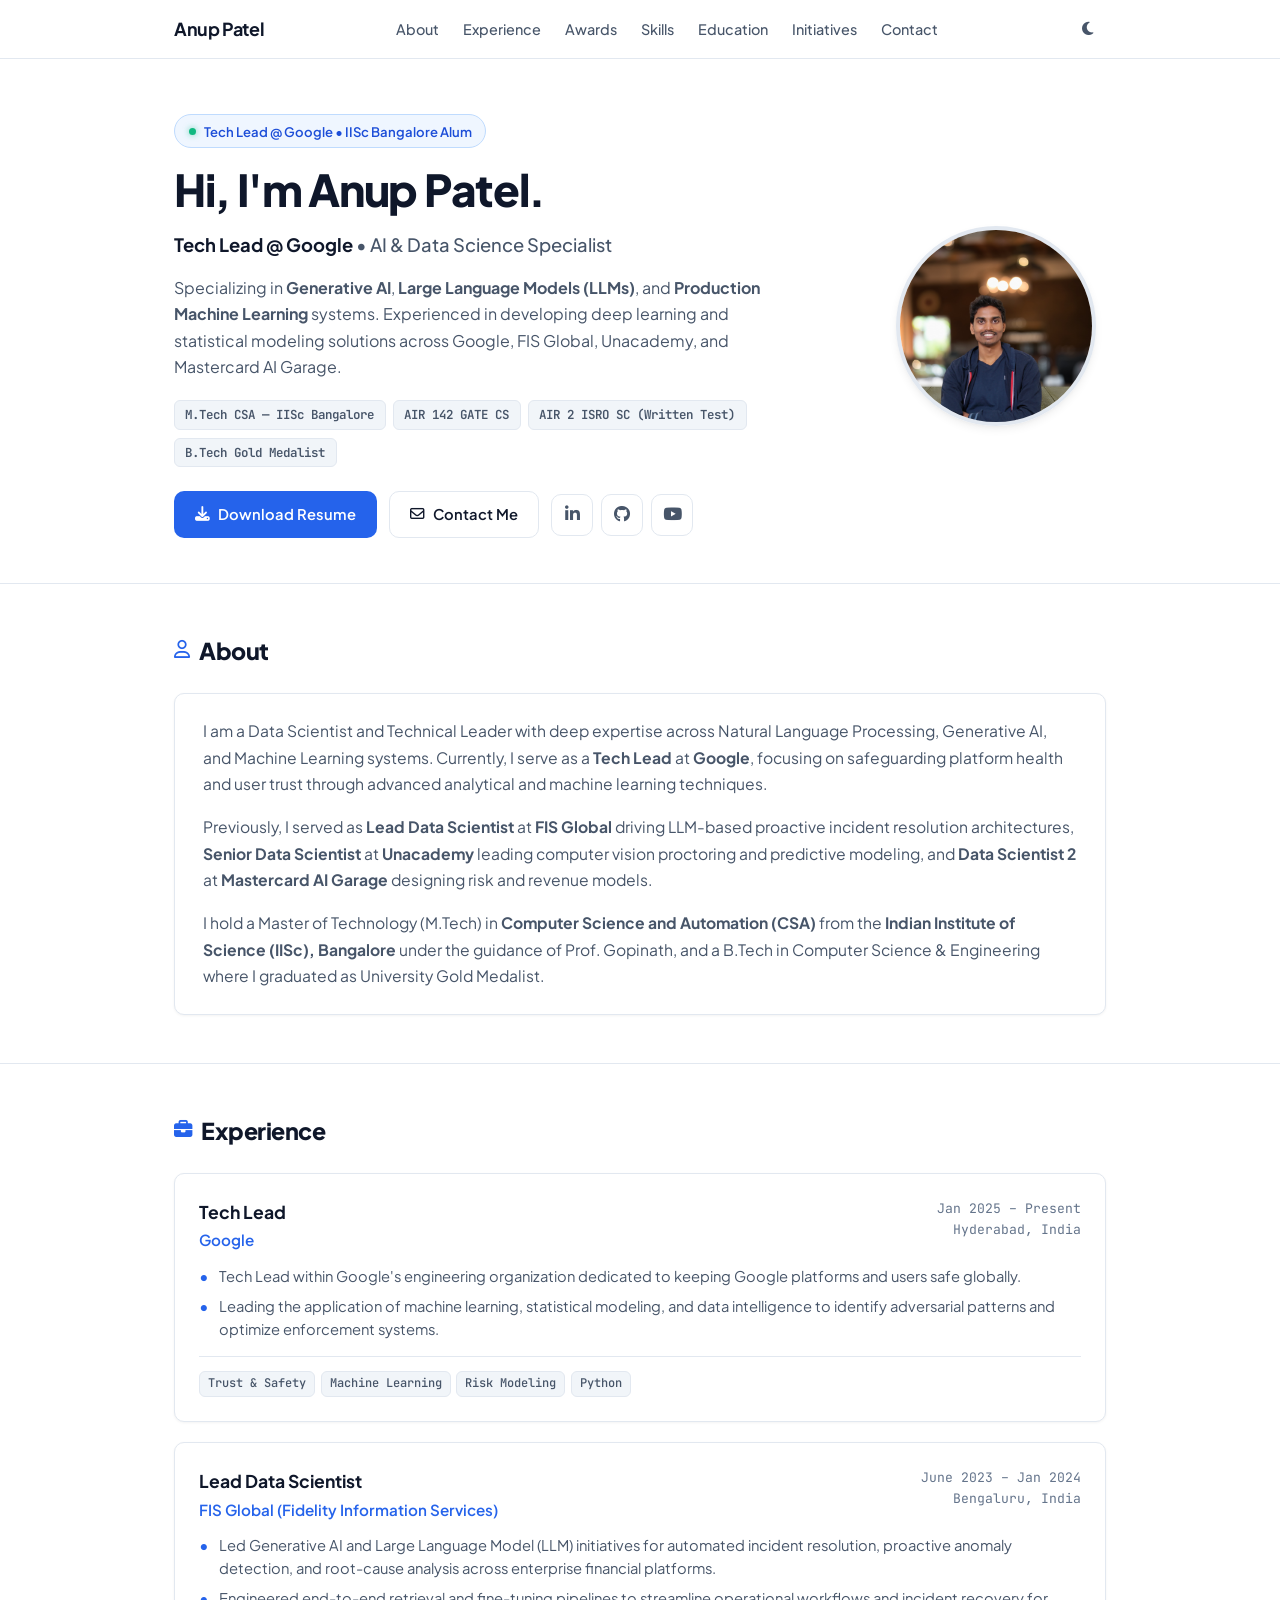
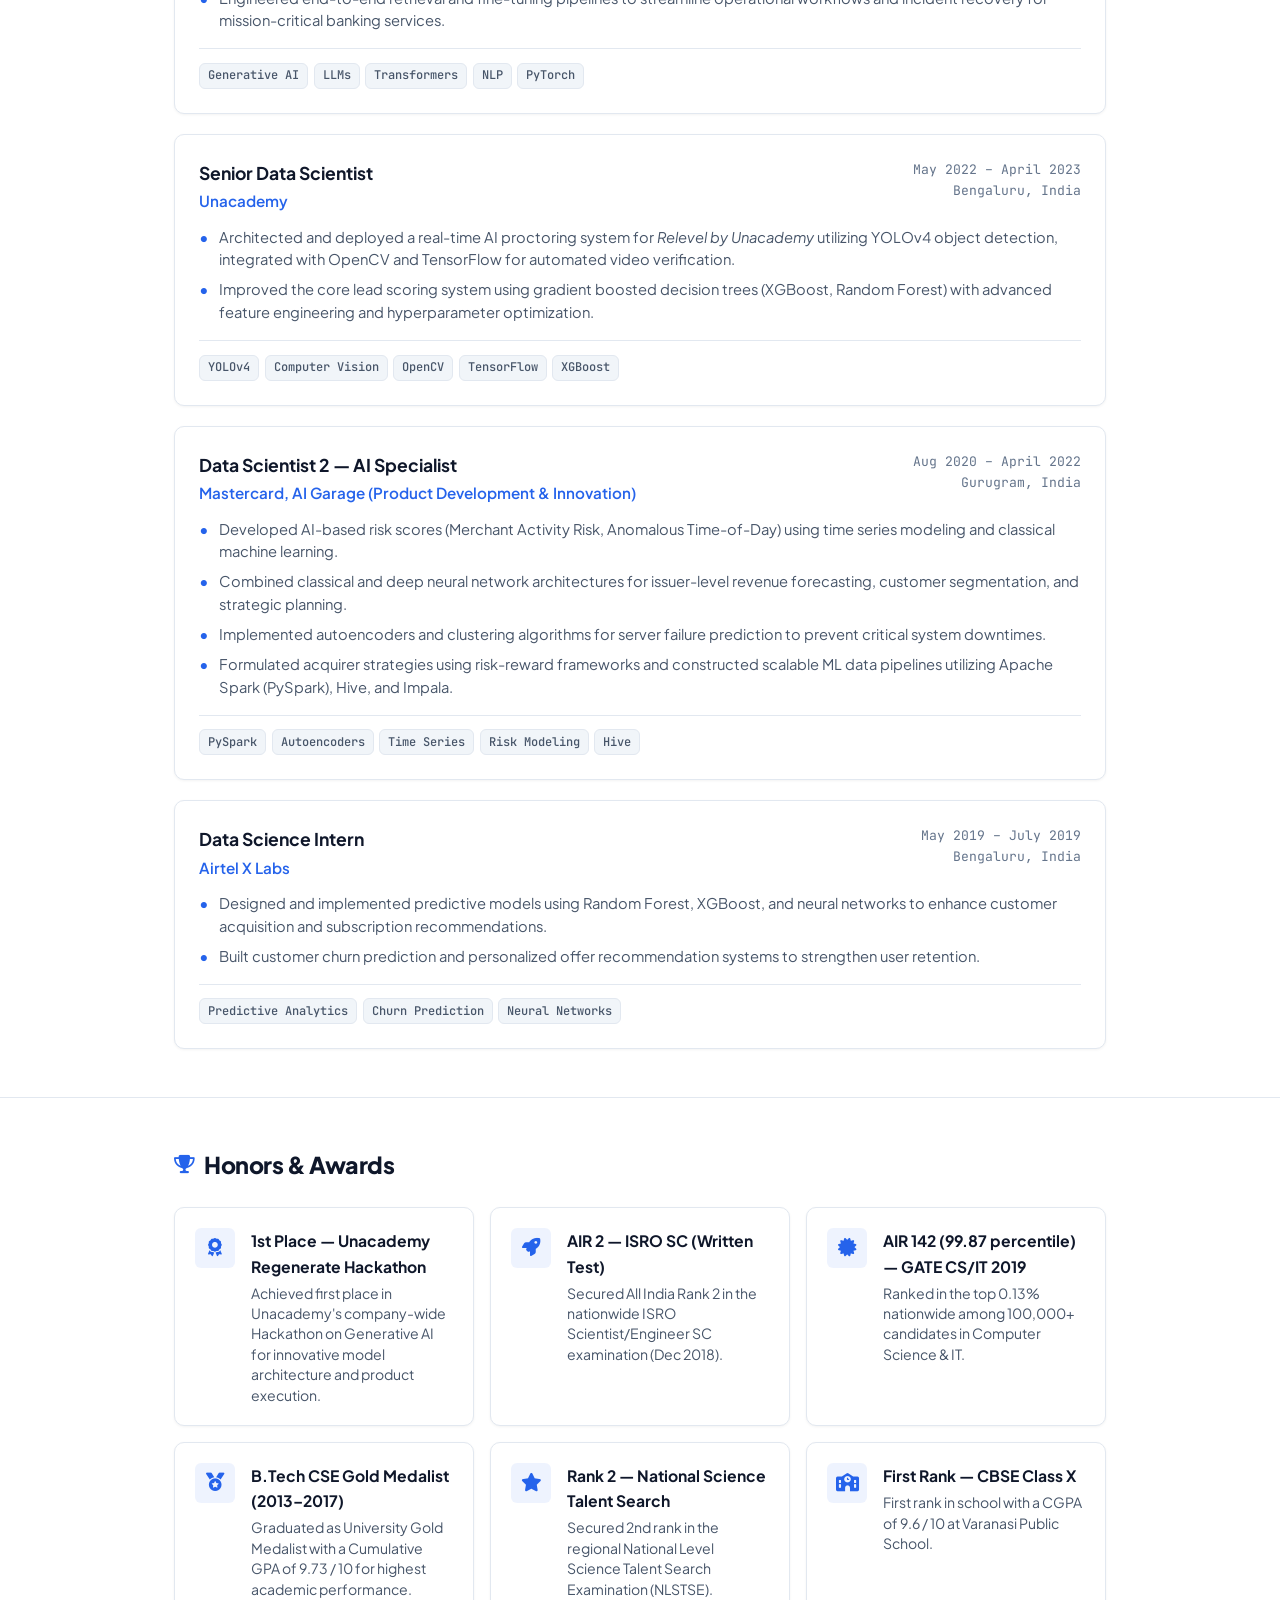
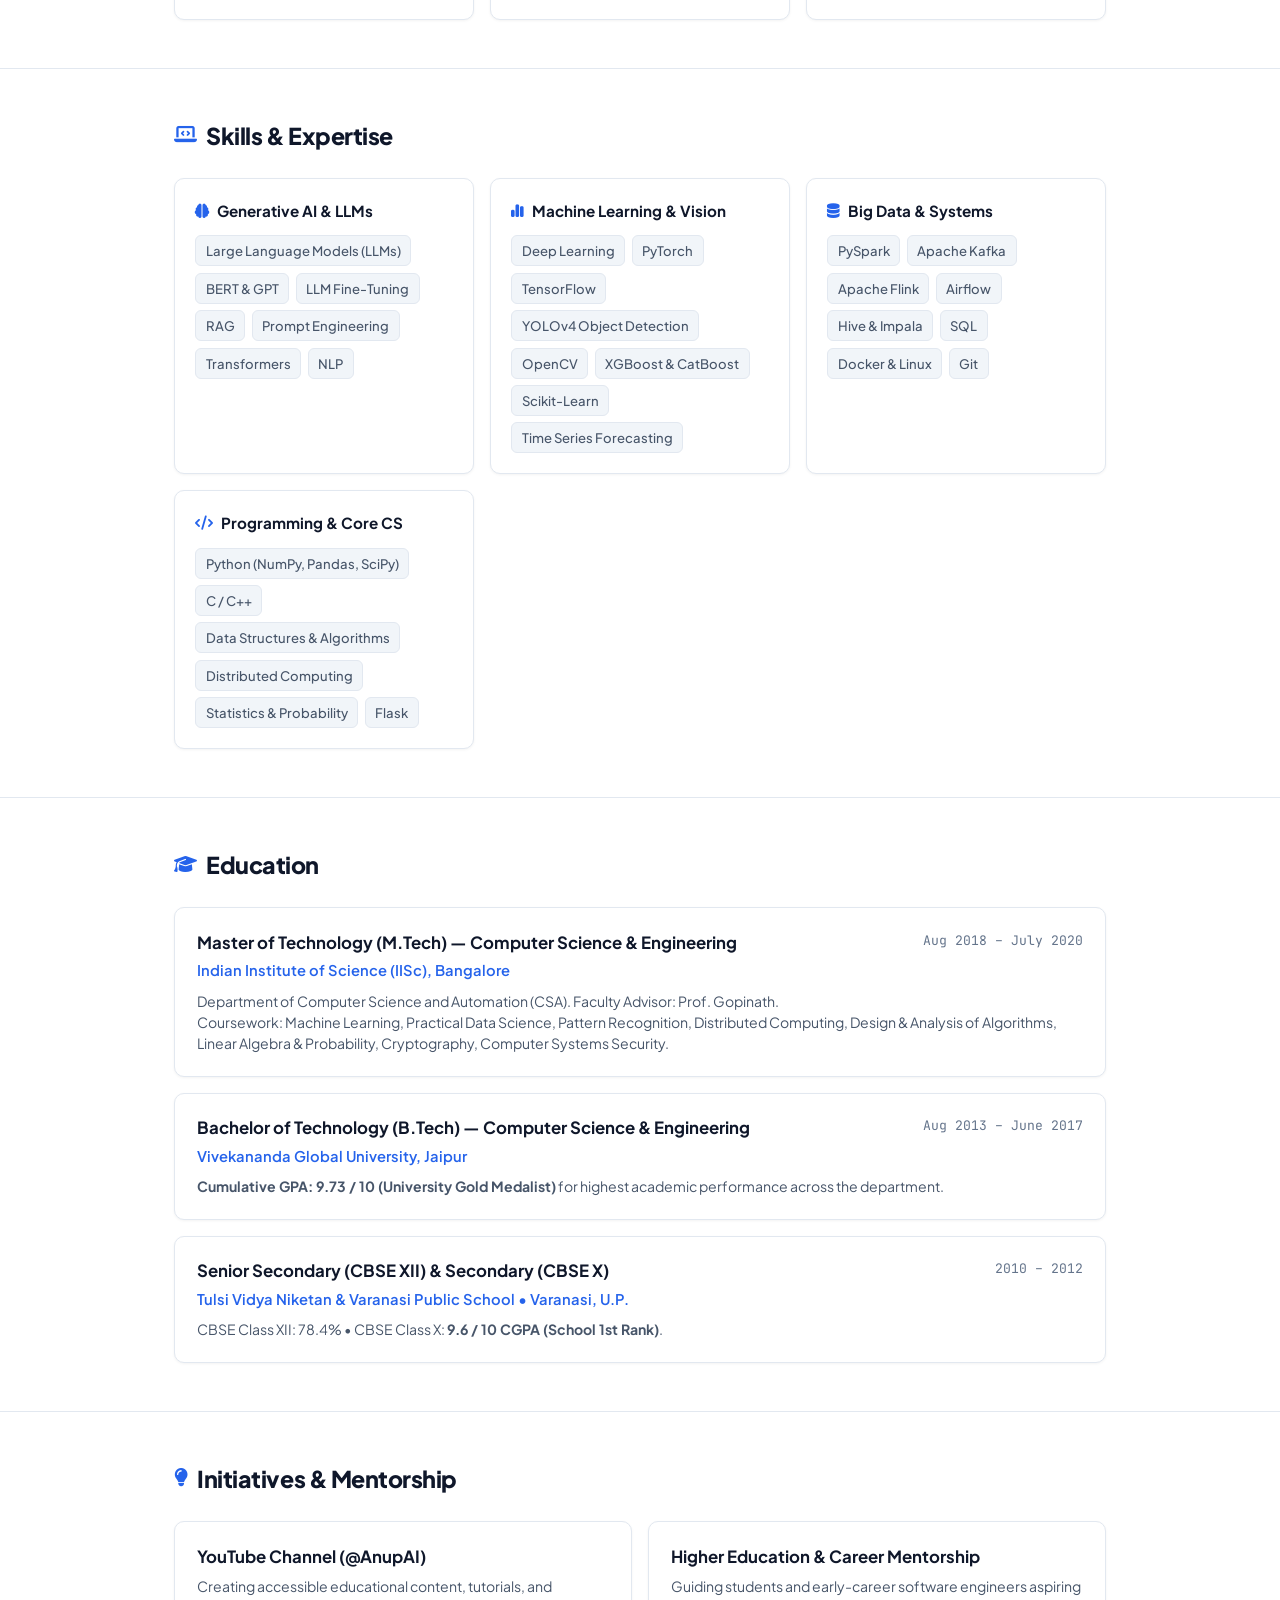
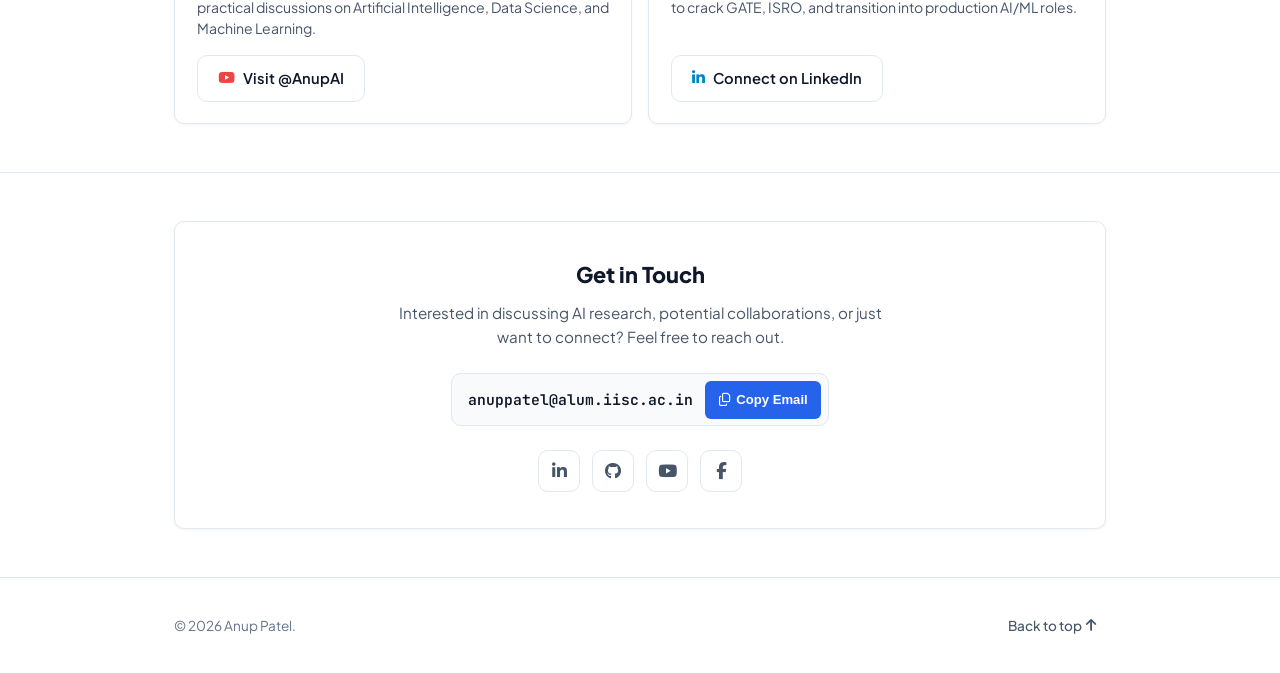
<file: index.html>
<!DOCTYPE html>
<html lang="en" data-theme="light">
<head>
  <meta charset="UTF-8">
  <meta name="viewport" content="width=device-width, initial-scale=1.0, viewport-fit=cover">
  <title>Anup Patel | Tech Lead @ Google</title>
  
  <!-- SEO & Search Engine Optimization -->
  <meta name="description" content="Personal portfolio of Anup Patel &mdash; Tech Lead at Google, IISc Bangalore Alum (M.Tech CSA). Specializing in Generative AI, Large Language Models (LLMs), and Production Machine Learning.">
  <meta name="keywords" content="Anup Patel, Anup Patel Google, Tech Lead Google, Data Scientist, Generative AI, LLM, Large Language Models, Machine Learning, Deep Learning, IISc Bangalore, CSA IISc, GATE AIR 142, ISRO AIR 2">
  <meta name="author" content="Anup Patel">
  <meta name="robots" content="index, follow, max-snippet:-1, max-image-preview:large, max-video-preview:-1">
  <link rel="canonical" href="https://anup-patel.github.io/">
  
  <!-- Open Graph / Facebook / LinkedIn -->
  <meta property="og:type" content="website">
  <meta property="og:url" content="https://anup-patel.github.io/">
  <meta property="og:site_name" content="Anup Patel Portfolio">
  <meta property="og:title" content="Anup Patel | Tech Lead @ Google">
  <meta property="og:description" content="Tech Lead @ Google | M.Tech CSE IISc Bangalore. Specializing in Generative AI, Large Language Models (LLMs), and Production Machine Learning.">
  <meta property="og:image" content="https://anup-patel.github.io/anup_photo.png">
  <meta property="og:image:width" content="1280">
  <meta property="og:image:height" content="1280">
  <meta property="og:image:alt" content="Anup Patel - Tech Lead at Google">
  <meta property="og:locale" content="en_US">
  
  <!-- Twitter Card -->
  <meta name="twitter:card" content="summary_large_image">
  <meta name="twitter:title" content="Anup Patel | Tech Lead @ Google">
  <meta name="twitter:description" content="Tech Lead @ Google | M.Tech CSE IISc Bangalore. Specializing in Generative AI, Large Language Models, and Production ML Systems.">
  <meta name="twitter:image" content="https://anup-patel.github.io/anup_photo.png">
  <meta name="twitter:image:alt" content="Anup Patel - Tech Lead at Google">

  <!-- Favicon -->
  <link rel="icon" type="image/svg+xml" href="data:image/svg+xml,<svg xmlns='http://www.w3.org/2000/svg' viewBox='0 0 100 100'><rect width='100' height='100' rx='22' fill='%232563eb'/><text x='50%' y='55%' dominant-baseline='middle' text-anchor='middle' font-family='sans-serif' font-weight='800' font-size='46' fill='%23ffffff'>AP</text></svg>">

  <!-- Schema.org JSON-LD for Rich Snippets -->
  <script type="application/ld+json">
  {
    "@context": "https://schema.org",
    "@type": "Person",
    "name": "Anup Patel",
    "jobTitle": "Tech Lead",
    "worksFor": {
      "@type": "Organization",
      "name": "Google",
      "url": "https://about.google/"
    },
    "alumniOf": [
      {
        "@type": "EducationalOrganization",
        "name": "Indian Institute of Science (IISc), Bangalore",
        "url": "https://iisc.ac.in/"
      },
      {
        "@type": "EducationalOrganization",
        "name": "Vivekananda Global University"
      }
    ],
    "url": "https://anup-patel.github.io/",
    "image": "https://anup-patel.github.io/anup_photo.png",
    "sameAs": [
      "https://www.linkedin.com/in/anup2328/",
      "https://github.com/anup-patel",
      "https://www.youtube.com/@AnupAI",
      "https://fb.com/anup2328"
    ],
    "knowsAbout": [
      "Generative AI",
      "Large Language Models (LLMs)",
      "Machine Learning",
      "Deep Learning",
      "Natural Language Processing",
      "Computer Vision",
      "Distributed Computing",
      "Apache Spark",
      "Trust & Safety"
    ]
  }
  </script>

  <!-- Google Fonts -->
  <link rel="preconnect" href="https://fonts.googleapis.com">
  <link rel="preconnect" href="https://fonts.gstatic.com" crossorigin>
  <link href="https://fonts.googleapis.com/css2?family=JetBrains+Mono:wght@400;500;600&family=Plus+Jakarta+Sans:wght@400;500;600;700;800&display=swap" rel="stylesheet">
  
  <!-- Font Awesome Icons -->
  <link rel="stylesheet" href="https://cdnjs.cloudflare.com/ajax/libs/font-awesome/6.5.1/css/all.min.css" integrity="sha512-DTOQO9RWCH3ppGqcWaEA1BIZOC6xxalwEsw9c2QQeAIftl+Vegovlnee1c9QX4TctnWMn13TZye+giMm8e2LwA==" crossorigin="anonymous" referrerpolicy="no-referrer" />
  
  <!-- Portfolio Stylesheet -->
  <link rel="stylesheet" href="css/portfolio.css">
</head>
<body>

  <!-- Navigation Bar -->
  <header class="navbar" id="navbar">
    <div class="container nav-container">
      <a href="#hero" class="nav-brand" aria-label="Anup Patel">
        Anup Patel
      </a>

      <nav role="navigation" aria-label="Main Navigation">
        <ul class="nav-links" id="navLinks">
          <li><a href="#about" class="nav-link">About</a></li>
          <li><a href="#experience" class="nav-link">Experience</a></li>
          <li><a href="#awards" class="nav-link">Awards</a></li>
          <li><a href="#skills" class="nav-link">Skills</a></li>
          <li><a href="#education" class="nav-link">Education</a></li>
          <li><a href="#initiatives" class="nav-link">Initiatives</a></li>
          <li><a href="#contact" class="nav-link">Contact</a></li>
        </ul>
      </nav>

      <div class="nav-actions">
        <button id="themeToggleBtn" class="theme-toggle-btn" aria-label="Toggle Theme" title="Toggle Theme">
          <i class="fa-solid fa-moon" id="themeIcon"></i>
        </button>

        <button class="mobile-menu-toggle" id="menuToggle" aria-label="Toggle menu" aria-expanded="false">
          <i class="fa-solid fa-bars" id="menuIcon"></i>
        </button>
      </div>
    </div>
  </header>

  <main id="main-content">
    <!-- Hero Section -->
    <section class="hero-section" id="hero">
      <div class="container">
        <div class="hero-grid">
          
          <div class="hero-content">
            <div class="status-badge">
              <span class="status-dot"></span>
              <span>Tech Lead @ Google &bull; IISc Bangalore Alum</span>
            </div>

            <h1 class="hero-title">
              Hi, I'm Anup Patel.
            </h1>

            <div class="hero-subtitle">
              <strong>Tech Lead @ Google</strong> &bull; AI &amp; Data Science Specialist
            </div>

            <p class="hero-description">
              Specializing in <strong>Generative AI</strong>, <strong>Large Language Models (LLMs)</strong>, and <strong>Production Machine Learning</strong> systems. Experienced in developing deep learning and statistical modeling solutions across Google, FIS Global, Unacademy, and Mastercard AI Garage.
            </p>

            <div class="hero-badges-row">
              <span class="pill-badge">M.Tech CSA &mdash; IISc Bangalore</span>
              <span class="pill-badge">AIR 142 GATE CS</span>
              <span class="pill-badge">AIR 2 ISRO SC (Written Test)</span>
              <span class="pill-badge">B.Tech Gold Medalist</span>
            </div>

            <div class="hero-actions">
              <a href="Anup_Patel_Resume_public.pdf" class="btn btn-primary" download="Anup_Patel_Resume.pdf" title="Download Resume PDF">
                <i class="fa-solid fa-download"></i>
                <span>Download Resume</span>
              </a>
              <a href="#contact" class="btn btn-secondary">
                <i class="fa-regular fa-envelope"></i>
                <span>Contact Me</span>
              </a>

              <div class="social-links">
                <a href="https://www.linkedin.com/in/anup2328/" target="_blank" rel="noopener noreferrer" class="social-btn" title="LinkedIn Profile" aria-label="LinkedIn">
                  <i class="fa-brands fa-linkedin-in"></i>
                </a>
                <a href="https://github.com/anup-patel" target="_blank" rel="noopener noreferrer" class="social-btn" title="GitHub Profile" aria-label="GitHub">
                  <i class="fa-brands fa-github"></i>
                </a>
                <a href="https://www.youtube.com/@AnupAI" target="_blank" rel="noopener noreferrer" class="social-btn" title="YouTube Channel (@AnupAI)" aria-label="YouTube">
                  <i class="fa-brands fa-youtube"></i>
                </a>
              </div>
            </div>
          </div>

          <div class="hero-avatar-wrapper">
            <img src="anup_photo.png" alt="Anup Patel - Tech Lead @ Google" class="avatar-img" width="200" height="200" loading="eager">
          </div>

        </div>
      </div>
    </section>

    <!-- About Section -->
    <section class="section" id="about">
      <div class="container">
        <h2 class="section-title">
          <i class="fa-regular fa-user"></i>
          <span>About</span>
        </h2>
        
        <div class="about-card">
          <p>
            I am a Data Scientist and Technical Leader with deep expertise across Natural Language Processing, Generative AI, and Machine Learning systems. Currently, I serve as a <strong>Tech Lead</strong> at <strong>Google</strong>, focusing on safeguarding platform health and user trust through advanced analytical and machine learning techniques.
          </p>
          <p>
            Previously, I served as <strong>Lead Data Scientist</strong> at <strong>FIS Global</strong> driving LLM-based proactive incident resolution architectures, <strong>Senior Data Scientist</strong> at <strong>Unacademy</strong> leading computer vision proctoring and predictive modeling, and <strong>Data Scientist 2</strong> at <strong>Mastercard AI Garage</strong> designing risk and revenue models.
          </p>
          <p>
            I hold a Master of Technology (M.Tech) in <strong>Computer Science and Automation (CSA)</strong> from the <strong>Indian Institute of Science (IISc), Bangalore</strong> under the guidance of Prof. Gopinath, and a B.Tech in Computer Science &amp; Engineering where I graduated as University Gold Medalist.
          </p>
        </div>
      </div>
    </section>

    <!-- Work Experience Section -->
    <section class="section" id="experience">
      <div class="container">
        <h2 class="section-title">
          <i class="fa-solid fa-briefcase"></i>
          <span>Experience</span>
        </h2>

        <div class="experience-list">
          
          <!-- Google -->
          <article class="exp-item">
            <div class="exp-header">
              <div>
                <h3 class="exp-role">Tech Lead</h3>
                <div class="exp-company">Google</div>
              </div>
              <div class="exp-meta">
                <div>Jan 2025 &ndash; Present</div>
                <div>Hyderabad, India</div>
              </div>
            </div>
            <ul class="exp-bullets">
              <li>Tech Lead within Google's engineering organization dedicated to keeping Google platforms and users safe globally.</li>
              <li>Leading the application of machine learning, statistical modeling, and data intelligence to identify adversarial patterns and optimize enforcement systems.</li>
            </ul>
            <div class="exp-tags">
              <span class="exp-tag">Trust &amp; Safety</span>
              <span class="exp-tag">Machine Learning</span>
              <span class="exp-tag">Risk Modeling</span>
              <span class="exp-tag">Python</span>
            </div>
          </article>

          <!-- FIS Global -->
          <article class="exp-item">
            <div class="exp-header">
              <div>
                <h3 class="exp-role">Lead Data Scientist</h3>
                <div class="exp-company">FIS Global (Fidelity Information Services)</div>
              </div>
              <div class="exp-meta">
                <div>June 2023 &ndash; Jan 2024</div>
                <div>Bengaluru, India</div>
              </div>
            </div>
            <ul class="exp-bullets">
              <li>Led Generative AI and Large Language Model (LLM) initiatives for automated incident resolution, proactive anomaly detection, and root-cause analysis across enterprise financial platforms.</li>
              <li>Engineered end-to-end retrieval and fine-tuning pipelines to streamline operational workflows and incident recovery for mission-critical banking services.</li>
            </ul>
            <div class="exp-tags">
              <span class="exp-tag">Generative AI</span>
              <span class="exp-tag">LLMs</span>
              <span class="exp-tag">Transformers</span>
              <span class="exp-tag">NLP</span>
              <span class="exp-tag">PyTorch</span>
            </div>
          </article>

          <!-- Unacademy -->
          <article class="exp-item">
            <div class="exp-header">
              <div>
                <h3 class="exp-role">Senior Data Scientist</h3>
                <div class="exp-company">Unacademy</div>
              </div>
              <div class="exp-meta">
                <div>May 2022 &ndash; April 2023</div>
                <div>Bengaluru, India</div>
              </div>
            </div>
            <ul class="exp-bullets">
              <li>Architected and deployed a real-time AI proctoring system for <em>Relevel by Unacademy</em> utilizing YOLOv4 object detection, integrated with OpenCV and TensorFlow for automated video verification.</li>
              <li>Improved the core lead scoring system using gradient boosted decision trees (XGBoost, Random Forest) with advanced feature engineering and hyperparameter optimization.</li>
            </ul>
            <div class="exp-tags">
              <span class="exp-tag">YOLOv4</span>
              <span class="exp-tag">Computer Vision</span>
              <span class="exp-tag">OpenCV</span>
              <span class="exp-tag">TensorFlow</span>
              <span class="exp-tag">XGBoost</span>
            </div>
          </article>

          <!-- Mastercard AI Garage -->
          <article class="exp-item">
            <div class="exp-header">
              <div>
                <h3 class="exp-role">Data Scientist 2 &mdash; AI Specialist</h3>
                <div class="exp-company">Mastercard, AI Garage (Product Development &amp; Innovation)</div>
              </div>
              <div class="exp-meta">
                <div>Aug 2020 &ndash; April 2022</div>
                <div>Gurugram, India</div>
              </div>
            </div>
            <ul class="exp-bullets">
              <li>Developed AI-based risk scores (Merchant Activity Risk, Anomalous Time-of-Day) using time series modeling and classical machine learning.</li>
              <li>Combined classical and deep neural network architectures for issuer-level revenue forecasting, customer segmentation, and strategic planning.</li>
              <li>Implemented autoencoders and clustering algorithms for server failure prediction to prevent critical system downtimes.</li>
              <li>Formulated acquirer strategies using risk-reward frameworks and constructed scalable ML data pipelines utilizing Apache Spark (PySpark), Hive, and Impala.</li>
            </ul>
            <div class="exp-tags">
              <span class="exp-tag">PySpark</span>
              <span class="exp-tag">Autoencoders</span>
              <span class="exp-tag">Time Series</span>
              <span class="exp-tag">Risk Modeling</span>
              <span class="exp-tag">Hive</span>
            </div>
          </article>

          <!-- Airtel X Labs -->
          <article class="exp-item">
            <div class="exp-header">
              <div>
                <h3 class="exp-role">Data Science Intern</h3>
                <div class="exp-company">Airtel X Labs</div>
              </div>
              <div class="exp-meta">
                <div>May 2019 &ndash; July 2019</div>
                <div>Bengaluru, India</div>
              </div>
            </div>
            <ul class="exp-bullets">
              <li>Designed and implemented predictive models using Random Forest, XGBoost, and neural networks to enhance customer acquisition and subscription recommendations.</li>
              <li>Built customer churn prediction and personalized offer recommendation systems to strengthen user retention.</li>
            </ul>
            <div class="exp-tags">
              <span class="exp-tag">Predictive Analytics</span>
              <span class="exp-tag">Churn Prediction</span>
              <span class="exp-tag">Neural Networks</span>
            </div>
          </article>

        </div>
      </div>
    </section>

    <!-- Honors & Awards Section -->
    <section class="section" id="awards">
      <div class="container">
        <h2 class="section-title">
          <i class="fa-solid fa-trophy"></i>
          <span>Honors &amp; Awards</span>
        </h2>

        <div class="awards-grid">
          
          <div class="award-item">
            <div class="award-icon"><i class="fa-solid fa-award"></i></div>
            <div class="award-info">
              <h4>1st Place &mdash; Unacademy Regenerate Hackathon</h4>
              <p>Achieved first place in Unacademy's company-wide Hackathon on Generative AI for innovative model architecture and product execution.</p>
            </div>
          </div>

          <div class="award-item">
            <div class="award-icon"><i class="fa-solid fa-rocket"></i></div>
            <div class="award-info">
              <h4>AIR 2 &mdash; ISRO SC (Written Test)</h4>
              <p>Secured All India Rank 2 in the nationwide ISRO Scientist/Engineer SC examination (Dec 2018).</p>
            </div>
          </div>

          <div class="award-item">
            <div class="award-icon"><i class="fa-solid fa-certificate"></i></div>
            <div class="award-info">
              <h4>AIR 142 (99.87 percentile) &mdash; GATE CS/IT 2019</h4>
              <p>Ranked in the top 0.13% nationwide among 100,000+ candidates in Computer Science &amp; IT.</p>
            </div>
          </div>

          <div class="award-item">
            <div class="award-icon"><i class="fa-solid fa-medal"></i></div>
            <div class="award-info">
              <h4>B.Tech CSE Gold Medalist (2013&ndash;2017)</h4>
              <p>Graduated as University Gold Medalist with a Cumulative GPA of 9.73 / 10 for highest academic performance.</p>
            </div>
          </div>

          <div class="award-item">
            <div class="award-icon"><i class="fa-solid fa-star"></i></div>
            <div class="award-info">
              <h4>Rank 2 &mdash; National Science Talent Search</h4>
              <p>Secured 2nd rank in the regional National Level Science Talent Search Examination (NLSTSE).</p>
            </div>
          </div>

          <div class="award-item">
            <div class="award-icon"><i class="fa-solid fa-school"></i></div>
            <div class="award-info">
              <h4>First Rank &mdash; CBSE Class X</h4>
              <p>First rank in school with a CGPA of 9.6 / 10 at Varanasi Public School.</p>
            </div>
          </div>

        </div>
      </div>
    </section>

    <!-- Skills Section -->
    <section class="section" id="skills">
      <div class="container">
        <h2 class="section-title">
          <i class="fa-solid fa-laptop-code"></i>
          <span>Skills &amp; Expertise</span>
        </h2>

        <div class="skills-grid">
          
          <div class="skill-card">
            <h4><i class="fa-solid fa-brain"></i> Generative AI &amp; LLMs</h4>
            <div class="skill-pills">
              <span class="skill-pill">Large Language Models (LLMs)</span>
              <span class="skill-pill">BERT &amp; GPT</span>
              <span class="skill-pill">LLM Fine-Tuning</span>
              <span class="skill-pill">RAG</span>
              <span class="skill-pill">Prompt Engineering</span>
              <span class="skill-pill">Transformers</span>
              <span class="skill-pill">NLP</span>
            </div>
          </div>

          <div class="skill-card">
            <h4><i class="fa-solid fa-chart-simple"></i> Machine Learning &amp; Vision</h4>
            <div class="skill-pills">
              <span class="skill-pill">Deep Learning</span>
              <span class="skill-pill">PyTorch</span>
              <span class="skill-pill">TensorFlow</span>
              <span class="skill-pill">YOLOv4 Object Detection</span>
              <span class="skill-pill">OpenCV</span>
              <span class="skill-pill">XGBoost &amp; CatBoost</span>
              <span class="skill-pill">Scikit-Learn</span>
              <span class="skill-pill">Time Series Forecasting</span>
            </div>
          </div>

          <div class="skill-card">
            <h4><i class="fa-solid fa-database"></i> Big Data &amp; Systems</h4>
            <div class="skill-pills">
              <span class="skill-pill">PySpark</span>
              <span class="skill-pill">Apache Kafka</span>
              <span class="skill-pill">Apache Flink</span>
              <span class="skill-pill">Airflow</span>
              <span class="skill-pill">Hive &amp; Impala</span>
              <span class="skill-pill">SQL</span>
              <span class="skill-pill">Docker &amp; Linux</span>
              <span class="skill-pill">Git</span>
            </div>
          </div>

          <div class="skill-card">
            <h4><i class="fa-solid fa-code"></i> Programming &amp; Core CS</h4>
            <div class="skill-pills">
              <span class="skill-pill">Python (NumPy, Pandas, SciPy)</span>
              <span class="skill-pill">C / C++</span>
              <span class="skill-pill">Data Structures &amp; Algorithms</span>
              <span class="skill-pill">Distributed Computing</span>
              <span class="skill-pill">Statistics &amp; Probability</span>
              <span class="skill-pill">Flask</span>
            </div>
          </div>

        </div>
      </div>
    </section>

    <!-- Education Section -->
    <section class="section" id="education">
      <div class="container">
        <h2 class="section-title">
          <i class="fa-solid fa-graduation-cap"></i>
          <span>Education</span>
        </h2>

        <div class="edu-list">
          
          <div class="edu-item">
            <div class="edu-header">
              <div>
                <div class="edu-degree">Master of Technology (M.Tech) &mdash; Computer Science &amp; Engineering</div>
                <div class="edu-school">Indian Institute of Science (IISc), Bangalore</div>
              </div>
              <div class="edu-date">Aug 2018 &ndash; July 2020</div>
            </div>
            <div class="edu-desc">
              Department of Computer Science and Automation (CSA). Faculty Advisor: Prof. Gopinath.<br>
              Coursework: Machine Learning, Practical Data Science, Pattern Recognition, Distributed Computing, Design &amp; Analysis of Algorithms, Linear Algebra &amp; Probability, Cryptography, Computer Systems Security.
            </div>
          </div>

          <div class="edu-item">
            <div class="edu-header">
              <div>
                <div class="edu-degree">Bachelor of Technology (B.Tech) &mdash; Computer Science &amp; Engineering</div>
                <div class="edu-school">Vivekananda Global University, Jaipur</div>
              </div>
              <div class="edu-date">Aug 2013 &ndash; June 2017</div>
            </div>
            <div class="edu-desc">
              <strong>Cumulative GPA: 9.73 / 10 (University Gold Medalist)</strong> for highest academic performance across the department.
            </div>
          </div>

          <div class="edu-item">
            <div class="edu-header">
              <div>
                <div class="edu-degree">Senior Secondary (CBSE XII) &amp; Secondary (CBSE X)</div>
                <div class="edu-school">Tulsi Vidya Niketan &amp; Varanasi Public School &bull; Varanasi, U.P.</div>
              </div>
              <div class="edu-date">2010 &ndash; 2012</div>
            </div>
            <div class="edu-desc">
              CBSE Class XII: 78.4% &bull; CBSE Class X: <strong>9.6 / 10 CGPA (School 1st Rank)</strong>.
            </div>
          </div>

        </div>
      </div>
    </section>

    <!-- Initiatives & Mentorship Section -->
    <section class="section" id="initiatives">
      <div class="container">
        <h2 class="section-title">
          <i class="fa-solid fa-lightbulb"></i>
          <span>Initiatives &amp; Mentorship</span>
        </h2>

        <div class="initiatives-grid">
          
          <div class="initiative-card">
            <div>
              <h4>YouTube Channel (@AnupAI)</h4>
              <p>Creating accessible educational content, tutorials, and practical discussions on Artificial Intelligence, Data Science, and Machine Learning.</p>
            </div>
            <div>
              <a href="https://www.youtube.com/@AnupAI" target="_blank" rel="noopener noreferrer" class="btn btn-secondary">
                <i class="fa-brands fa-youtube" style="color: #ef4444;"></i>
                <span>Visit @AnupAI</span>
              </a>
            </div>
          </div>

          <div class="initiative-card">
            <div>
              <h4>Higher Education &amp; Career Mentorship</h4>
              <p>Guiding students and early-career software engineers aspiring to crack GATE, ISRO, and transition into production AI/ML roles.</p>
            </div>
            <div>
              <a href="https://www.linkedin.com/in/anup2328/" target="_blank" rel="noopener noreferrer" class="btn btn-secondary">
                <i class="fa-brands fa-linkedin-in" style="color: #0284c7;"></i>
                <span>Connect on LinkedIn</span>
              </a>
            </div>
          </div>

        </div>
      </div>
    </section>

    <!-- Contact Section -->
    <section class="section" id="contact">
      <div class="container">
        <div class="contact-card">
          <h3>Get in Touch</h3>
          <p>
            Interested in discussing AI research, potential collaborations, or just want to connect? Feel free to reach out.
          </p>

          <div class="email-box">
            <span class="email-text" id="emailVal">anuppatel@alum.iisc.ac.in</span>
            <button class="copy-btn" id="copyEmailBtn" aria-label="Copy Email Address">
              <i class="fa-regular fa-copy" id="copyIcon"></i>
              <span id="copyBtnText">Copy Email</span>
            </button>
          </div>

          <div class="contact-socials">
            <a href="https://www.linkedin.com/in/anup2328/" target="_blank" rel="noopener noreferrer" class="social-btn" title="LinkedIn" aria-label="LinkedIn">
              <i class="fa-brands fa-linkedin-in"></i>
            </a>
            <a href="https://github.com/anup-patel" target="_blank" rel="noopener noreferrer" class="social-btn" title="GitHub" aria-label="GitHub">
              <i class="fa-brands fa-github"></i>
            </a>
            <a href="https://www.youtube.com/@AnupAI" target="_blank" rel="noopener noreferrer" class="social-btn" title="YouTube" aria-label="YouTube">
              <i class="fa-brands fa-youtube"></i>
            </a>
            <a href="https://fb.com/anup2328" target="_blank" rel="noopener noreferrer" class="social-btn" title="Facebook" aria-label="Facebook">
              <i class="fa-brands fa-facebook-f"></i>
            </a>
          </div>
        </div>
      </div>
    </section>
  </main>

  <!-- Footer -->
  <footer class="footer">
    <div class="container footer-content">
      <div>
        &copy; <span id="currentYear"></span> Anup Patel.
      </div>
      <a href="#hero" class="back-to-top">
        <span>Back to top</span>
        <i class="fa-solid fa-arrow-up"></i>
      </a>
    </div>
  </footer>

  <!-- Toast Notification -->
  <div id="toastNotification" class="toast" role="status" aria-live="polite">
    <i class="fa-solid fa-circle-check" style="color: #10b981;"></i>
    <span id="toastMessage">Email copied to clipboard!</span>
  </div>

  <!-- JavaScript -->
  <script>
    // Theme setup: default is 'light'
    const htmlEl = document.documentElement;
    const themeBtn = document.getElementById('themeToggleBtn');
    const themeIcon = document.getElementById('themeIcon');

    const savedTheme = localStorage.getItem('anup_theme') || 'light';
    setTheme(savedTheme);

    themeBtn.addEventListener('click', () => {
      const current = htmlEl.getAttribute('data-theme');
      const next = current === 'dark' ? 'light' : 'dark';
      setTheme(next);
      localStorage.setItem('anup_theme', next);
    });

    function setTheme(theme) {
      htmlEl.setAttribute('data-theme', theme);
      if (theme === 'dark') {
        themeIcon.className = 'fa-solid fa-sun';
        themeBtn.title = 'Switch to Light Mode';
      } else {
        themeIcon.className = 'fa-solid fa-moon';
        themeBtn.title = 'Switch to Dark Mode';
      }
    }

    // Dynamic current year
    document.getElementById('currentYear').textContent = new Date().getFullYear();

    // Navbar Scroll Shadow
    const navbar = document.getElementById('navbar');
    window.addEventListener('scroll', () => {
      if (window.scrollY > 20) {
        navbar.classList.add('scrolled');
      } else {
        navbar.classList.remove('scrolled');
      }
    });

    // Mobile Navigation Toggle
    const menuToggle = document.getElementById('menuToggle');
    const navLinks = document.getElementById('navLinks');
    const menuIcon = document.getElementById('menuIcon');

    menuToggle.addEventListener('click', () => {
      const isOpen = navLinks.classList.toggle('open');
      menuToggle.setAttribute('aria-expanded', isOpen);
      if (menuIcon) {
        menuIcon.className = isOpen ? 'fa-solid fa-xmark' : 'fa-solid fa-bars';
      }
    });

    // Close mobile nav on any link click
    document.querySelectorAll('.nav-link').forEach(link => {
      link.addEventListener('click', () => {
        navLinks.classList.remove('open');
        menuToggle.setAttribute('aria-expanded', 'false');
        if (menuIcon) menuIcon.className = 'fa-solid fa-bars';
      });
    });

    // Scrollspy for Active Nav Link
    const sections = document.querySelectorAll('section[id]');
    window.addEventListener('scroll', () => {
      const scrollY = window.pageYOffset;
      sections.forEach(current => {
        const sectionHeight = current.offsetHeight;
        const sectionTop = current.offsetTop - 100;
        const sectionId = current.getAttribute('id');
        const link = document.querySelector(`.nav-link[href*="${sectionId}"]`);
        if (link) {
          if (scrollY > sectionTop && scrollY <= sectionTop + sectionHeight) {
            link.classList.add('active');
          } else {
            link.classList.remove('active');
          }
        }
      });
    });

    // Copy Email to Clipboard
    const copyBtn = document.getElementById('copyEmailBtn');
    const emailVal = document.getElementById('emailVal').textContent;
    const toast = document.getElementById('toastNotification');
    let toastTimeout;

    copyBtn.addEventListener('click', () => {
      navigator.clipboard.writeText(emailVal).then(() => {
        showToast('Email copied to clipboard!');
      }).catch(() => {
        const temp = document.createElement('textarea');
        temp.value = emailVal;
        document.body.appendChild(temp);
        temp.select();
        document.execCommand('copy');
        document.body.removeChild(temp);
        showToast('Email copied to clipboard!');
      });
    });

    function showToast(msg) {
      document.getElementById('toastMessage').textContent = msg;
      toast.classList.add('show');
      clearTimeout(toastTimeout);
      toastTimeout = setTimeout(() => {
        toast.classList.remove('show');
      }, 2500);
    }
  </script>
</body>
</html>
</file>
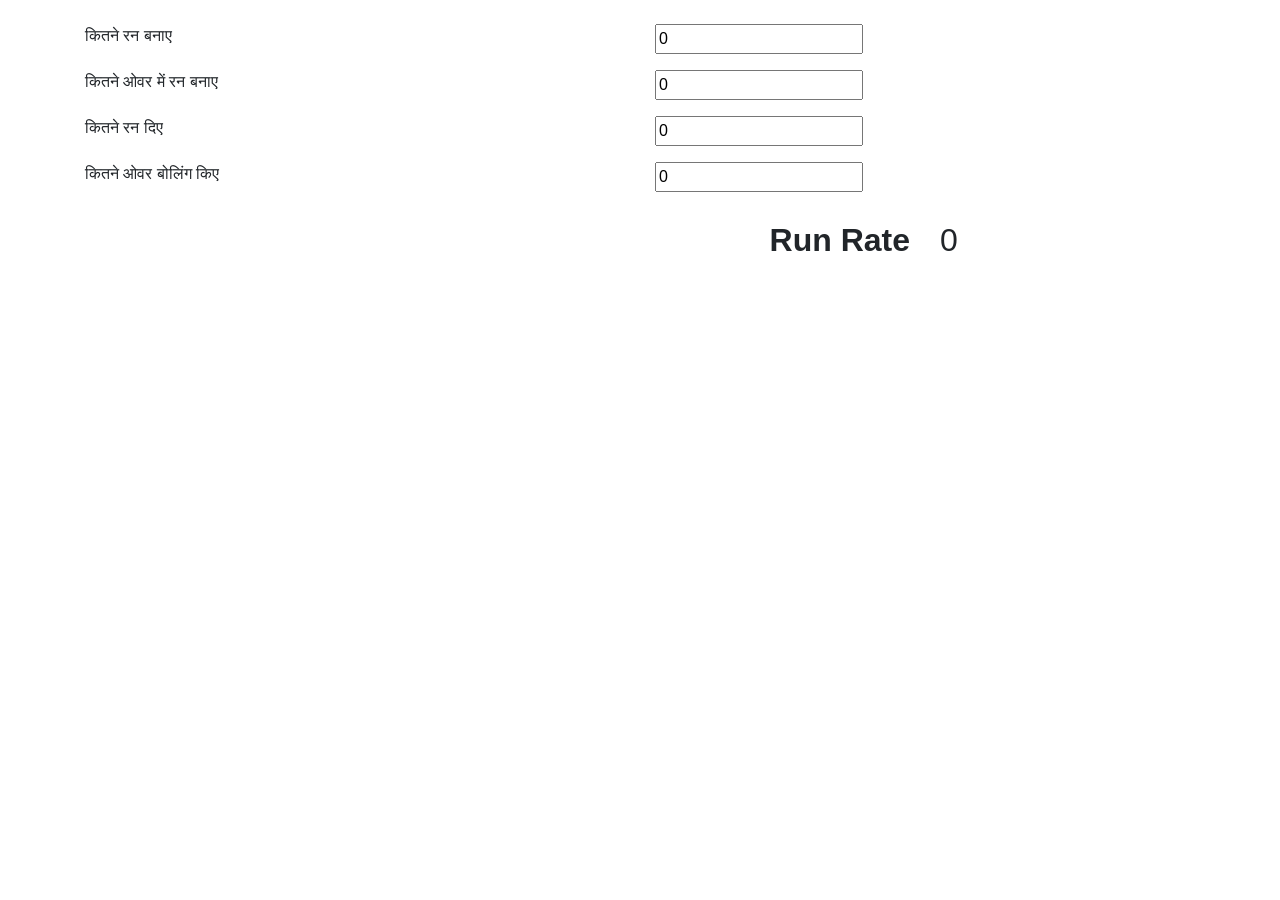
<file: a.html>
<html>
  <head>
  	<title>Run Rate Calculator</title>
 <style>
  	.row-heading
{
  font-size:1.3rem;
  font-weight:bold;
}
.total
{
  font-size:2rem;
  font-weight:bold;
}
.total-val
{
  font-size:2rem;
  border:
}
</style>
<link href="https://cdnjs.cloudflare.com/ajax/libs/twitter-bootstrap/4.5.0/css/bootstrap.min.css" rel="stylesheet" type="text/css">
<script src="https://cdnjs.cloudflare.com/ajax/libs/jquery/3.5.1/jquery.min.js"></script>
<script>
	
	function calculateTotal()
{
  let unit_price={
    sugar: 22,
    butter: 12,
    eggs: 2,
    vanilla:43    
  };
  let run={}
  
  run.run_rate = ($("#run_score").val() / $("#over_bat").val() - $("#run_given").val() / $("#over_bowl").val())
 
 
  let total = run.run_rate

 
  $("#total_value").text(total);
  
}

$(function()
 {
    $(".qty").on("change keyup",calculateTotal)
})



</script>
  </head>
 
  <body>
    <div class="container mt-4">
      <div class="row">
        <div class="col-6 row-heading">
          
        </div>
        <div class="col-3 row-heading">
          
        </div>
       
        
      </div>
      <div class="row">
        <div class="col-6">
         कितने रन बनाए
        </div>
        <div class="col-3">
          <input type="number" value="0" class="qty" id="run_score"/>
        </div>
       
      </div>
      
       <div class="row my-3">
        <div class="col-6">
          कितने ओवर में रन बनाए 
        </div>
        <div class="col-3">
          <input type="number" value="0" class="qty" id="over_bat"/>
        </div>
       
      </div>
      
      <div class="row my-3">
        <div class="col-6">
          कितने रन दिए
        </div>
        <div class="col-3">
          <input type="number" class="qty" value="0" id="run_given"/>
        </div>
        
      </div>
      
      <div class="row my-3">
        <div class="col-6">
          कितने ओवर बोलिंग किए
        </div>
        <div class="col-3">
          <input type="number" class="qty" value="0" id="over_bowl"/>
        </div>
      
      </div>
      
      <div class="row my-4">
        <div class="col-9 text-right total">
         Run Rate
        </div>
        
        <div class="col-2 total-val">
          <span id="total_value">0</span
        </div>
      </div>
      
    </div>

  </body> 
</html>
</file>
<file: css/portfolio.css>
/* Modern, Clean & High-Impact Portfolio CSS - Anup Patel */
:root {
  --font-sans: 'Plus Jakarta Sans', -apple-system, BlinkMacSystemFont, 'Segoe UI', Roboto, sans-serif;
  --font-mono: 'JetBrains Mono', SFMono-Regular, Menlo, Monaco, Consolas, monospace;

  /* Light Theme (Default) */
  --bg-primary: #ffffff;
  --bg-secondary: #f8fafc;
  --bg-card: #ffffff;
  --bg-card-hover: #f8fafc;
  --bg-elevated: #f1f5f9;
  --bg-glass: rgba(255, 255, 255, 0.92);
  --bg-glass-mobile: rgba(255, 255, 255, 0.98);
  
  --text-primary: #0f172a;
  --text-secondary: #475569;
  --text-muted: #64748b;
  
  --border-subtle: #e2e8f0;
  --border-card: #e2e8f0;
  --border-hover: #cbd5e1;
  
  --accent-primary: #2563eb;
  --accent-hover: #1d4ed8;
  --accent-soft: rgba(37, 99, 235, 0.08);
  --accent-soft-hover: rgba(37, 99, 235, 0.14);
  --accent-badge: #eff6ff;
  --accent-badge-text: #1d4ed8;
  --accent-badge-border: #bfdbfe;
  
  --shadow-sm: 0 1px 3px 0 rgba(0, 0, 0, 0.05);
  --shadow-md: 0 4px 10px -1px rgba(0, 0, 0, 0.07), 0 2px 4px -2px rgba(0, 0, 0, 0.05);
  --shadow-lg: 0 12px 24px -4px rgba(0, 0, 0, 0.09), 0 4px 8px -4px rgba(0, 0, 0, 0.05);
  
  --radius-sm: 6px;
  --radius-md: 10px;
  --radius-lg: 16px;
  --radius-full: 9999px;
  
  --transition-fast: 0.15s cubic-bezier(0.4, 0, 0.2, 1);
  --transition-normal: 0.25s cubic-bezier(0.4, 0, 0.2, 1);
}

[data-theme="dark"] {
  --bg-primary: #0b0f19;
  --bg-secondary: #111827;
  --bg-card: #131b2e;
  --bg-card-hover: #1a243d;
  --bg-elevated: #1e293b;
  --bg-glass: rgba(11, 15, 25, 0.92);
  --bg-glass-mobile: rgba(15, 23, 42, 0.98);
  
  --text-primary: #f8fafc;
  --text-secondary: #94a3b8;
  --text-muted: #64748b;
  
  --border-subtle: rgba(255, 255, 255, 0.08);
  --border-card: rgba(255, 255, 255, 0.1);
  --border-hover: rgba(255, 255, 255, 0.2);
  
  --accent-primary: #3b82f6;
  --accent-hover: #60a5fa;
  --accent-soft: rgba(59, 130, 246, 0.15);
  --accent-soft-hover: rgba(59, 130, 246, 0.22);
  --accent-badge: rgba(59, 130, 246, 0.15);
  --accent-badge-text: #93c5fd;
  --accent-badge-border: rgba(59, 130, 246, 0.3);
  
  --shadow-sm: 0 1px 3px 0 rgba(0, 0, 0, 0.4);
  --shadow-md: 0 4px 10px -1px rgba(0, 0, 0, 0.5);
  --shadow-lg: 0 12px 24px -4px rgba(0, 0, 0, 0.6);
}

*, *::before, *::after {
  box-sizing: border-box;
  margin: 0;
  padding: 0;
  -webkit-tap-highlight-color: transparent;
}

html {
  scroll-behavior: smooth;
  font-size: 16px;
}

body {
  font-family: var(--font-sans);
  background-color: var(--bg-primary);
  color: var(--text-primary);
  line-height: 1.6;
  min-height: 100vh;
  transition: background-color var(--transition-normal), color var(--transition-normal);
  -webkit-font-smoothing: antialiased;
  -moz-osx-font-smoothing: grayscale;
}

/* Container */
.container {
  width: 100%;
  max-width: 980px;
  margin: 0 auto;
  padding: 0 1.5rem;
}

/* ==================== Navigation Bar ==================== */
.navbar {
  position: sticky;
  top: 0;
  width: 100%;
  z-index: 1000;
  background: var(--bg-glass);
  backdrop-filter: blur(12px);
  -webkit-backdrop-filter: blur(12px);
  border-bottom: 1px solid var(--border-subtle);
  transition: all var(--transition-normal);
}

.navbar.scrolled {
  box-shadow: var(--shadow-sm);
  border-bottom-color: var(--border-hover);
}

.nav-container {
  display: flex;
  align-items: center;
  justify-content: space-between;
  height: 58px;
}

.nav-brand {
  font-size: 1.12rem;
  font-weight: 700;
  color: var(--text-primary);
  text-decoration: none;
  letter-spacing: -0.02em;
  transition: color var(--transition-fast);
}

.nav-brand:hover {
  color: var(--accent-primary);
}

.nav-links {
  display: flex;
  align-items: center;
  list-style: none;
  gap: 1.5rem;
}

.nav-link {
  text-decoration: none;
  color: var(--text-secondary);
  font-size: 0.9rem;
  font-weight: 500;
  transition: color var(--transition-fast);
  padding: 0.3rem 0;
  position: relative;
}

.nav-link:hover {
  color: var(--text-primary);
}

.nav-link.active {
  color: var(--accent-primary);
  font-weight: 600;
}

.nav-link.active::after {
  content: '';
  position: absolute;
  bottom: -4px;
  left: 0;
  width: 100%;
  height: 2px;
  background: var(--accent-primary);
  border-radius: 2px;
}

.nav-actions {
  display: flex;
  align-items: center;
  gap: 0.5rem;
}

.theme-toggle-btn {
  background: transparent;
  border: 1px solid transparent;
  color: var(--text-secondary);
  width: 36px;
  height: 36px;
  border-radius: var(--radius-sm);
  display: flex;
  align-items: center;
  justify-content: center;
  cursor: pointer;
  font-size: 0.95rem;
  transition: all var(--transition-fast);
}

.theme-toggle-btn:hover {
  color: var(--text-primary);
  background: var(--bg-elevated);
}

.mobile-menu-toggle {
  display: none;
  background: transparent;
  border: 1px solid transparent;
  color: var(--text-primary);
  font-size: 1.15rem;
  width: 36px;
  height: 36px;
  cursor: pointer;
  align-items: center;
  justify-content: center;
  border-radius: var(--radius-sm);
  transition: all var(--transition-fast);
}

.mobile-menu-toggle:hover {
  background: var(--bg-elevated);
}
  height: 40px;
  border-radius: var(--radius-sm);
  cursor: pointer;
  padding: 0;
  position: relative;
  align-items: center;
  justify-content: center;
  flex-direction: column;
  gap: 5px;
  transition: all var(--transition-fast);
}

.mobile-menu-toggle:hover {
  border-color: var(--accent-primary);
}



/* ==================== Hero Section ==================== */
.hero-section {
  padding: 55px 0 45px;
}

.hero-grid {
  display: grid;
  grid-template-columns: 1fr 220px;
  gap: 3rem;
  align-items: center;
}

.hero-content {
  display: flex;
  flex-direction: column;
  gap: 1rem;
}

.status-badge {
  display: inline-flex;
  align-items: center;
  gap: 0.5rem;
  padding: 0.35rem 0.85rem;
  border-radius: var(--radius-full);
  background: var(--accent-badge);
  border: 1px solid var(--accent-badge-border);
  font-size: 0.82rem;
  font-weight: 600;
  color: var(--accent-badge-text);
  width: fit-content;
}

.status-dot {
  width: 7px;
  height: 7px;
  border-radius: 50%;
  background: #10b981;
  box-shadow: 0 0 6px rgba(16, 185, 129, 0.6);
}

.hero-title {
  font-size: clamp(2rem, 3.8vw, 2.75rem);
  font-weight: 800;
  line-height: 1.18;
  letter-spacing: -0.03em;
  color: var(--text-primary);
}

.hero-subtitle {
  font-size: 1.15rem;
  color: var(--text-secondary);
  font-weight: 500;
  line-height: 1.45;
}

.hero-subtitle strong {
  color: var(--text-primary);
}

.hero-description {
  font-size: 1rem;
  color: var(--text-secondary);
  line-height: 1.65;
  max-width: 620px;
}

.hero-badges-row {
  display: flex;
  flex-wrap: wrap;
  gap: 0.45rem;
  margin-top: 0.25rem;
}

.pill-badge {
  font-family: var(--font-mono);
  font-size: 0.78rem;
  font-weight: 600;
  padding: 0.25rem 0.65rem;
  border-radius: var(--radius-sm);
  background: var(--bg-elevated);
  border: 1px solid var(--border-subtle);
  color: var(--text-secondary);
}

.hero-actions {
  display: flex;
  align-items: center;
  gap: 0.75rem;
  flex-wrap: wrap;
  margin-top: 0.5rem;
}

/* Button Styles */
.btn {
  display: inline-flex;
  align-items: center;
  justify-content: center;
  gap: 0.5rem;
  padding: 0.65rem 1.25rem;
  border-radius: var(--radius-md);
  font-size: 0.92rem;
  font-weight: 600;
  text-decoration: none;
  cursor: pointer;
  transition: all var(--transition-fast);
  border: 1px solid transparent;
  min-height: 44px;
}

.btn-primary {
  background: var(--accent-primary);
  color: #ffffff;
}

.btn-primary:hover {
  background: var(--accent-hover);
  color: #ffffff;
  transform: translateY(-1px);
}

.btn-secondary {
  background: var(--bg-card);
  color: var(--text-primary);
  border: 1px solid var(--border-card);
}

.btn-secondary:hover {
  background: var(--bg-elevated);
  border-color: var(--border-hover);
  transform: translateY(-1px);
}

.social-links {
  display: flex;
  align-items: center;
  gap: 0.5rem;
}

.social-btn {
  display: inline-flex;
  align-items: center;
  justify-content: center;
  width: 42px;
  height: 42px;
  border-radius: var(--radius-md);
  background: var(--bg-card);
  border: 1px solid var(--border-card);
  color: var(--text-secondary);
  text-decoration: none;
  transition: all var(--transition-fast);
  font-size: 1.05rem;
}

.social-btn:hover {
  color: var(--accent-primary);
  border-color: var(--accent-primary);
  background: var(--accent-soft);
  transform: translateY(-1px);
}

/* Hero Avatar */
.hero-avatar-wrapper {
  display: flex;
  justify-content: center;
}

.avatar-img {
  width: 200px;
  height: 200px;
  border-radius: var(--radius-full);
  object-fit: cover;
  object-position: center 20%;
  border: 4px solid var(--border-subtle);
  box-shadow: var(--shadow-md);
  transition: transform var(--transition-normal), box-shadow var(--transition-normal);
}

.avatar-img:hover {
  transform: scale(1.02);
  box-shadow: var(--shadow-lg);
}

/* ==================== Sections ==================== */
.section {
  padding: 48px 0;
  border-top: 1px solid var(--border-subtle);
}

.section-title {
  font-size: 1.45rem;
  font-weight: 800;
  letter-spacing: -0.02em;
  margin-bottom: 1.5rem;
  color: var(--text-primary);
  display: flex;
  align-items: center;
  gap: 0.6rem;
}

.section-title i {
  color: var(--accent-primary);
  font-size: 1.15rem;
}

/* About Text */
.about-card {
  background: var(--bg-card);
  border: 1px solid var(--border-card);
  border-radius: var(--radius-md);
  padding: 1.5rem 1.75rem;
  box-shadow: var(--shadow-sm);
}

.about-card p {
  color: var(--text-secondary);
  font-size: 0.98rem;
  line-height: 1.7;
  margin-bottom: 1rem;
}

.about-card p:last-child {
  margin-bottom: 0;
}

/* Experience List */
.experience-list {
  display: flex;
  flex-direction: column;
  gap: 1.25rem;
}

.exp-item {
  background: var(--bg-card);
  border: 1px solid var(--border-card);
  border-radius: var(--radius-md);
  padding: 1.5rem;
  box-shadow: var(--shadow-sm);
  transition: border-color var(--transition-fast);
}

.exp-item:hover {
  border-color: var(--border-hover);
}

.exp-header {
  display: flex;
  justify-content: space-between;
  align-items: flex-start;
  flex-wrap: wrap;
  gap: 0.5rem;
  margin-bottom: 0.65rem;
}

.exp-role {
  font-size: 1.1rem;
  font-weight: 700;
  color: var(--text-primary);
}

.exp-company {
  font-size: 0.95rem;
  font-weight: 600;
  color: var(--accent-primary);
  margin-top: 0.15rem;
}

.exp-meta {
  font-family: var(--font-mono);
  font-size: 0.82rem;
  color: var(--text-muted);
  text-align: right;
}

.exp-bullets {
  list-style: none;
  margin-top: 0.75rem;
  display: flex;
  flex-direction: column;
  gap: 0.45rem;
}

.exp-bullets li {
  position: relative;
  padding-left: 1.25rem;
  color: var(--text-secondary);
  font-size: 0.92rem;
  line-height: 1.55;
}

.exp-bullets li::before {
  content: '•';
  position: absolute;
  left: 0;
  color: var(--accent-primary);
  font-weight: bold;
}

.exp-tags {
  display: flex;
  flex-wrap: wrap;
  gap: 0.35rem;
  margin-top: 1rem;
  padding-top: 0.85rem;
  border-top: 1px solid var(--border-subtle);
}

.exp-tag {
  font-family: var(--font-mono);
  font-size: 0.75rem;
  font-weight: 500;
  padding: 0.15rem 0.5rem;
  border-radius: var(--radius-sm);
  background: var(--bg-elevated);
  color: var(--text-secondary);
  border: 1px solid var(--border-subtle);
}

/* Awards Grid */
.awards-grid {
  display: grid;
  grid-template-columns: repeat(auto-fit, minmax(280px, 1fr));
  gap: 1rem;
}

.award-item {
  background: var(--bg-card);
  border: 1px solid var(--border-card);
  border-radius: var(--radius-md);
  padding: 1.25rem;
  box-shadow: var(--shadow-sm);
  display: flex;
  gap: 1rem;
  align-items: flex-start;
}

.award-icon {
  width: 40px;
  height: 40px;
  border-radius: var(--radius-sm);
  background: var(--accent-soft);
  color: var(--accent-primary);
  display: flex;
  align-items: center;
  justify-content: center;
  font-size: 1.15rem;
  flex-shrink: 0;
}

.award-info h4 {
  font-size: 0.98rem;
  font-weight: 700;
  color: var(--text-primary);
  margin-bottom: 0.25rem;
}

.award-info p {
  font-size: 0.88rem;
  color: var(--text-secondary);
  line-height: 1.45;
}

/* Skills Matrix */
.skills-grid {
  display: grid;
  grid-template-columns: repeat(auto-fit, minmax(280px, 1fr));
  gap: 1rem;
}

.skill-card {
  background: var(--bg-card);
  border: 1px solid var(--border-card);
  border-radius: var(--radius-md);
  padding: 1.25rem;
  box-shadow: var(--shadow-sm);
}

.skill-card h4 {
  font-size: 0.95rem;
  font-weight: 700;
  margin-bottom: 0.75rem;
  color: var(--text-primary);
  display: flex;
  align-items: center;
  gap: 0.5rem;
}

.skill-card h4 i {
  color: var(--accent-primary);
  font-size: 0.9rem;
}

.skill-pills {
  display: flex;
  flex-wrap: wrap;
  gap: 0.4rem;
}

.skill-pill {
  font-size: 0.82rem;
  padding: 0.25rem 0.6rem;
  border-radius: var(--radius-sm);
  background: var(--bg-elevated);
  border: 1px solid var(--border-subtle);
  color: var(--text-secondary);
  font-weight: 500;
}

/* Education Cards */
.edu-list {
  display: flex;
  flex-direction: column;
  gap: 1rem;
}

.edu-item {
  background: var(--bg-card);
  border: 1px solid var(--border-card);
  border-radius: var(--radius-md);
  padding: 1.35rem;
  box-shadow: var(--shadow-sm);
}

.edu-header {
  display: flex;
  justify-content: space-between;
  align-items: flex-start;
  flex-wrap: wrap;
  gap: 0.5rem;
}

.edu-degree {
  font-size: 1.05rem;
  font-weight: 700;
  color: var(--text-primary);
}

.edu-school {
  font-size: 0.92rem;
  color: var(--accent-primary);
  font-weight: 600;
  margin-top: 0.15rem;
}

.edu-date {
  font-family: var(--font-mono);
  font-size: 0.82rem;
  color: var(--text-muted);
}

.edu-desc {
  font-size: 0.88rem;
  color: var(--text-secondary);
  margin-top: 0.5rem;
  line-height: 1.5;
}

/* Initiatives & Community */
.initiatives-grid {
  display: grid;
  grid-template-columns: repeat(auto-fit, minmax(280px, 1fr));
  gap: 1rem;
}

.initiative-card {
  background: var(--bg-card);
  border: 1px solid var(--border-card);
  border-radius: var(--radius-md);
  padding: 1.35rem;
  box-shadow: var(--shadow-sm);
  display: flex;
  flex-direction: column;
  justify-content: space-between;
  gap: 1rem;
}

.initiative-card h4 {
  font-size: 1.05rem;
  font-weight: 700;
  margin-bottom: 0.35rem;
  color: var(--text-primary);
}

.initiative-card p {
  font-size: 0.88rem;
  color: var(--text-secondary);
  line-height: 1.5;
}

/* Contact Box */
.contact-card {
  background: var(--bg-card);
  border: 1px solid var(--border-card);
  border-radius: var(--radius-md);
  padding: 2.25rem 1.5rem;
  text-align: center;
  box-shadow: var(--shadow-sm);
}

.contact-card h3 {
  font-size: 1.35rem;
  font-weight: 800;
  color: var(--text-primary);
  margin-bottom: 0.5rem;
}

.contact-card p {
  color: var(--text-secondary);
  font-size: 0.95rem;
  max-width: 500px;
  margin: 0 auto 1.5rem;
}

.email-box {
  display: inline-flex;
  align-items: center;
  gap: 0.75rem;
  background: var(--bg-secondary);
  border: 1px solid var(--border-card);
  border-radius: var(--radius-md);
  padding: 0.4rem 0.4rem 0.4rem 1rem;
  max-width: 100%;
}

.email-text {
  font-family: var(--font-mono);
  font-size: 0.92rem;
  color: var(--text-primary);
  font-weight: 600;
}

.copy-btn {
  background: var(--accent-primary);
  color: #fff;
  border: none;
  border-radius: var(--radius-sm);
  padding: 0.45rem 0.85rem;
  font-size: 0.82rem;
  font-weight: 600;
  cursor: pointer;
  display: flex;
  align-items: center;
  gap: 0.4rem;
  min-height: 38px;
  transition: background var(--transition-fast);
}

.copy-btn:hover {
  background: var(--accent-hover);
}

.contact-socials {
  display: flex;
  justify-content: center;
  gap: 0.75rem;
  margin-top: 1.5rem;
}

/* Footer */
.footer {
  padding: 30px 0;
  border-top: 1px solid var(--border-subtle);
}

.footer-content {
  display: flex;
  justify-content: space-between;
  align-items: center;
  color: var(--text-muted);
  font-size: 0.85rem;
}

.back-to-top {
  color: var(--text-secondary);
  text-decoration: none;
  font-weight: 500;
  display: inline-flex;
  align-items: center;
  gap: 0.3rem;
  padding: 0.4rem 0.6rem;
  border-radius: var(--radius-sm);
  transition: color var(--transition-fast);
}

.back-to-top:hover {
  color: var(--accent-primary);
}

/* Toast */
.toast {
  position: fixed;
  bottom: 25px;
  right: 25px;
  background: #0f172a;
  color: #fff;
  padding: 0.7rem 1.15rem;
  border-radius: var(--radius-md);
  box-shadow: var(--shadow-lg);
  font-size: 0.88rem;
  font-weight: 500;
  display: flex;
  align-items: center;
  gap: 0.5rem;
  z-index: 9999;
  transform: translateY(100px);
  opacity: 0;
  transition: all 0.25s ease;
  pointer-events: none;
}

.toast.show {
  transform: translateY(0);
  opacity: 1;
}

/* ==================== Responsive & Mobile Styling ==================== */
@media (max-width: 768px) {
  .nav-container {
    height: 56px;
  }

  .nav-links {
    position: fixed;
    top: 56px;
    left: 0;
    width: 100%;
    background: var(--bg-card);
    border-bottom: 1px solid var(--border-subtle);
    box-shadow: var(--shadow-md);
    flex-direction: column;
    align-items: flex-start;
    padding: 0.75rem 1.5rem 1rem;
    gap: 0.25rem;
    display: none;
    z-index: 999;
  }

  .nav-links.open {
    display: flex;
  }

  .nav-link {
    width: 100%;
    padding: 0.65rem 0;
    font-size: 0.95rem;
    border-bottom: 1px solid var(--border-subtle);
  }

  .nav-link:last-child {
    border-bottom: none;
  }

  .nav-link.active::after {
    display: none;
  }

  .mobile-menu-toggle {
    display: flex;
  }

  /* Hero Section Mobile */
  .hero-section {
    padding: 35px 0 35px;
  }

  .hero-grid {
    grid-template-columns: 1fr;
    text-align: center;
    gap: 1.75rem;
  }

  .hero-content {
    align-items: center;
  }

  .hero-avatar-wrapper {
    order: -1;
  }

  .avatar-img {
    width: 160px;
    height: 160px;
  }

  .hero-badges-row {
    justify-content: center;
  }

  .hero-actions {
    justify-content: center;
    width: 100%;
  }

  .btn {
    width: 100%;
  }

  .social-links {
    justify-content: center;
    margin-top: 0.25rem;
  }

  /* Cards Mobile */
  .exp-header, .edu-header {
    flex-direction: column;
    gap: 0.25rem;
  }

  .exp-meta, .edu-date {
    text-align: left;
  }

  .email-box {
    flex-direction: column;
    padding: 0.75rem;
    width: 100%;
  }

  .copy-btn {
    width: 100%;
    justify-content: center;
  }

  .footer-content {
    flex-direction: column;
    gap: 0.75rem;
    text-align: center;
  }
}

@media (max-width: 480px) {
  .hero-title {
    font-size: 1.85rem;
  }
  
  .avatar-img {
    width: 140px;
    height: 140px;
  }

  .about-card, .exp-item, .award-item, .skill-card, .edu-item, .initiative-card, .contact-card {
    padding: 1.15rem 1rem;
  }
}
</file>
